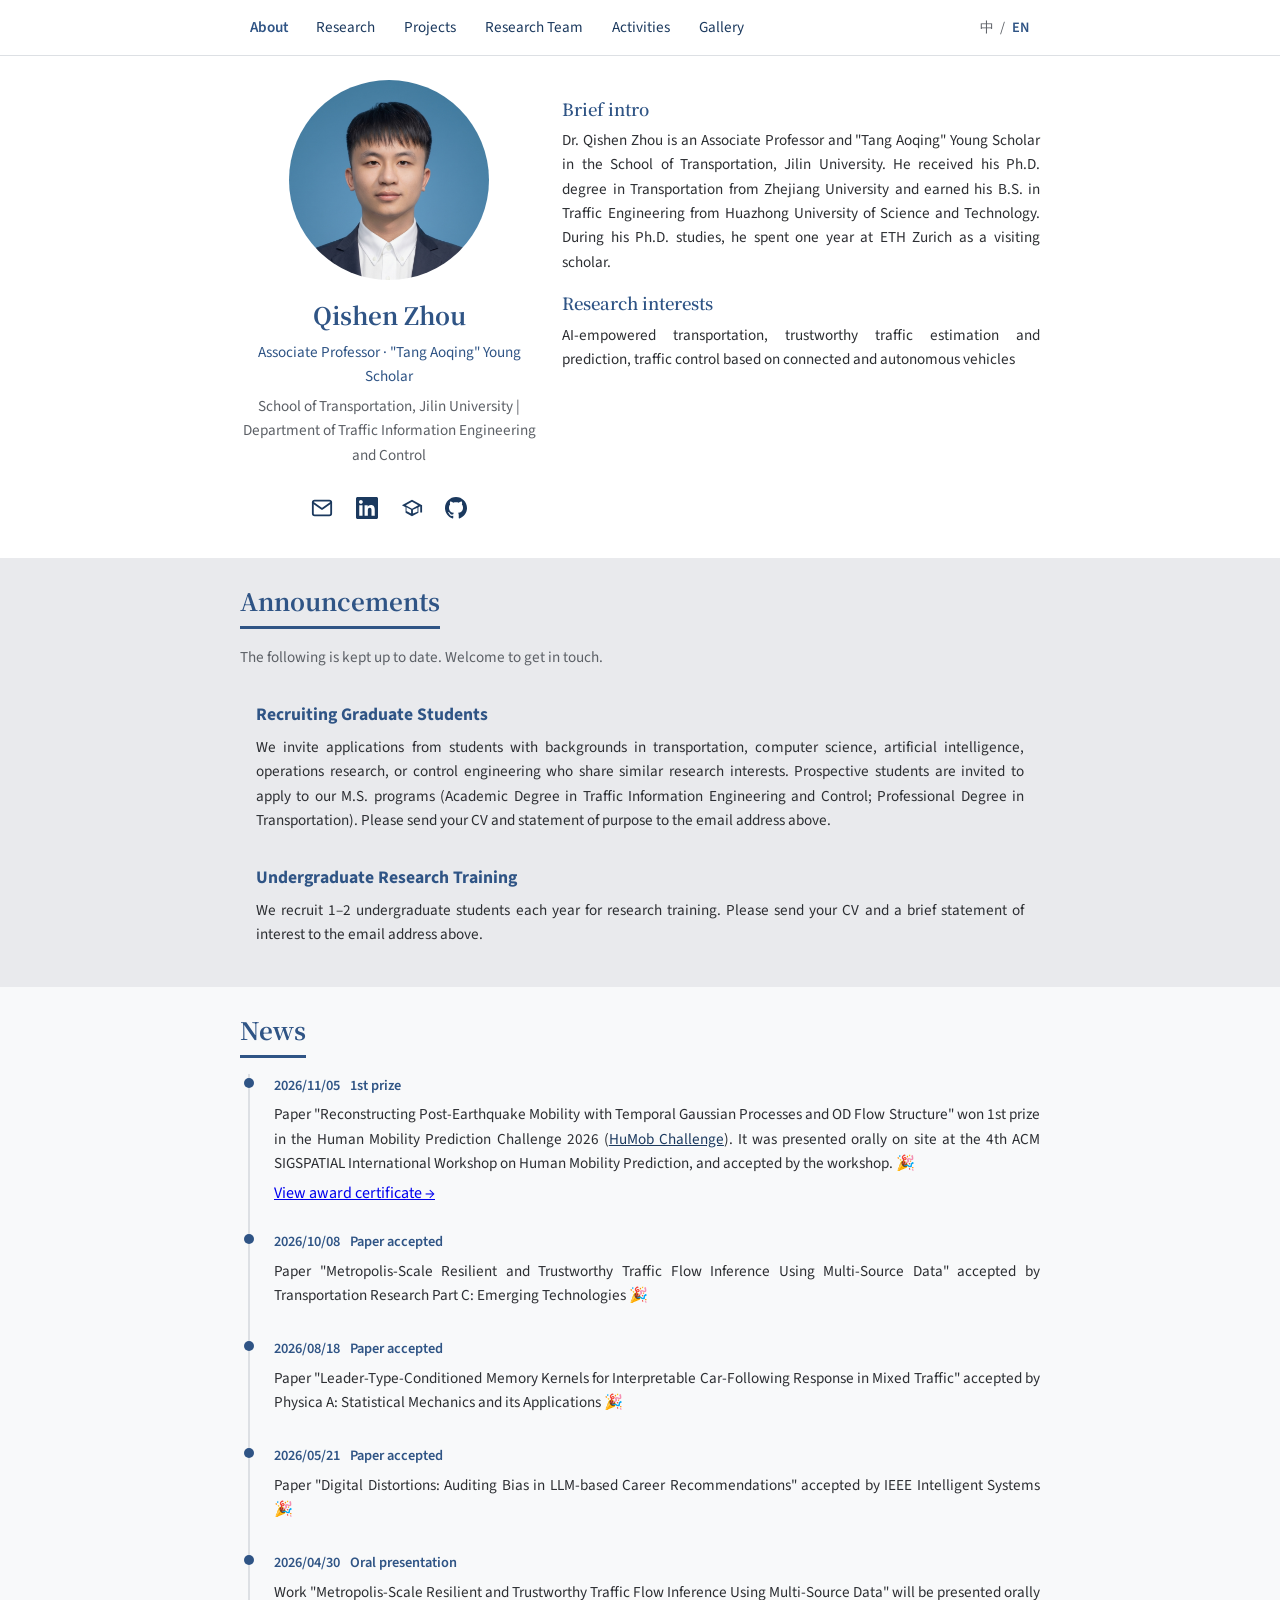
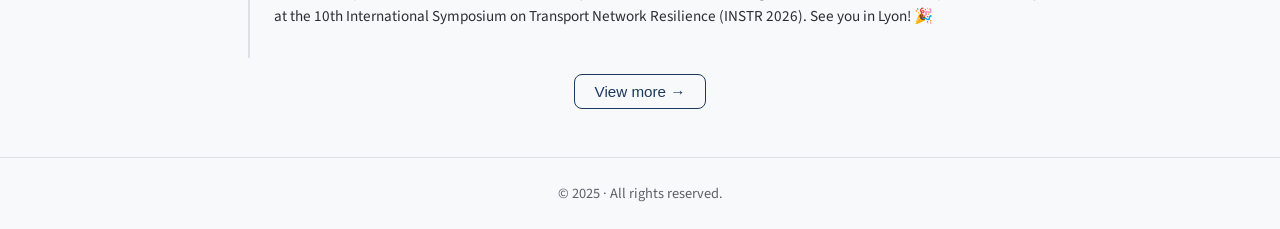
<file: index.html>
<!DOCTYPE html>
<html lang="en">
<head>
  <meta charset="UTF-8" />
  <meta name="viewport" content="width=device-width, initial-scale=1" />
  <meta name="msvalidate.01" content="A4A35447E492AAD7D3FD2ACC6BA167C5" />
  <title>Qishen Zhou | 周启申 | Jilin University</title>
  <meta name="description" content="Qishen Zhou, Associate Professor and Tang Aoqing Young Scholar at Jilin University. Research in AI-empowered transportation, trustworthy traffic estimation and prediction, and connected autonomous vehicle control." />
  <link rel="canonical" href="https://qishenzhou.github.io/" />
  <meta property="og:type" content="website" />
  <meta property="og:title" content="Qishen Zhou | 周启申 | Jilin University" />
  <meta property="og:description" content="Academic homepage of Qishen Zhou, Associate Professor at Jilin University, focused on AI-empowered transportation and trustworthy traffic systems." />
  <meta property="og:url" content="https://qishenzhou.github.io/" />
  <meta property="og:image" content="https://qishenzhou.github.io/about_me_circle.jpg" />
  <link rel="preconnect" href="https://fonts.loli.net" />
  <link rel="preconnect" href="https://gstatic.loli.net" crossorigin />
  <link href="https://fonts.loli.net/css2?family=Noto+Serif+SC:wght@400;600;700&family=Source+Sans+3:wght@400;500;600&display=swap" rel="stylesheet" />
  <link rel="stylesheet" href="styles.css" />
</head>
<body>
  <header class="site-header">
    <nav class="nav">
      <a href="index.html#about" class="nav-link current" data-i18n="nav_about">About</a>
      <a href="research.html" class="nav-link" data-i18n="nav_research">Research</a>
      <a href="projects.html" class="nav-link" data-i18n="nav_projects">Projects</a>
      <a href="team.html" class="nav-link" data-i18n="nav_team">Research Team</a>
      <a href="activities.html" class="nav-link" data-i18n="nav_activities">Activities</a>
      <a href="gallery.html" class="nav-link" data-i18n="nav_gallery">Gallery</a>
      <button type="button" class="lang-toggle" id="langToggle" aria-label="Switch language">
        <span class="lang-option" data-lang="zh">中</span>
        <span class="lang-divider">/</span>
        <span class="lang-option active" data-lang="en">EN</span>
      </button>
    </nav>
  </header>

  <main>
    <!-- 1. 关于 / About（首页完整保留） -->
    <section id="about" class="section section-about">
      <div class="container">
        <div class="about-grid">
          <div class="about-left">
            <div class="about-photo-wrap">
              <img class="about-photo" src="about_me_circle.jpg" alt="周启申" />
            </div>
            <h1 class="about-name" id="about-name">Qishen Zhou</h1>
            <p class="about-title" id="about-title">Tang Aoqing Young Scholar · Associate Professor</p>
            <p class="about-org"><a href="#" id="about-org-link" class="about-org-link" target="_blank" rel="noopener noreferrer">School of Transportation, Jilin University | Department of Traffic Information Engineering and Control</a></p>
            <div class="about-links">
              <a href="#" class="about-link" data-link="email" aria-label="Email">
                <span class="about-link-icon"><svg class="about-icon" viewBox="0 0 24 24" fill="none" stroke="currentColor" stroke-width="2" stroke-linecap="round" stroke-linejoin="round"><path d="M4 4h16c1.1 0 2 .9 2 2v12c0 1.1-.9 2-2 2H4c-1.1 0-2-.9-2-2V6c0-1.1.9-2 2-2z"/><polyline points="22,6 12,13 2,6"/></svg></span>
                <span class="about-link-label" data-i18n="icon_email">邮箱</span>
              </a>
              <a href="#" class="about-link" data-link="linkedin" target="_blank" rel="noopener noreferrer" aria-label="LinkedIn">
                <span class="about-link-icon"><svg class="about-icon" viewBox="0 0 24 24" fill="currentColor"><path d="M20.447 20.452h-3.554v-5.569c0-1.328-.027-3.037-1.852-3.037-1.853 0-2.136 1.445-2.136 2.939v5.667H9.351V9h3.414v1.561h.046c.477-.9 1.637-1.85 3.37-1.85 3.601 0 4.267 2.37 4.267 5.455v6.286zM5.337 7.433c-1.144 0-2.063-.926-2.063-2.065 0-1.138.92-2.063 2.063-2.063 1.14 0 2.064.925 2.064 2.063 0 1.139-.925 2.065-2.064 2.065zm1.782 13.019H3.555V9h3.564v11.452zM22.225 0H1.771C.792 0 0 .774 0 1.729v20.542C0 23.227.792 24 1.771 24h20.451C23.2 24 24 23.227 24 22.271V1.729C24 .774 23.2 0 22.222 0h.003z"/></svg></span>
                <span class="about-link-label" data-i18n="icon_linkedin">LinkedIn</span>
              </a>
              <a href="#" class="about-link" data-link="scholar" target="_blank" rel="noopener noreferrer" aria-label="Google Scholar">
                <span class="about-link-icon"><svg class="about-icon" viewBox="0 0 24 24" fill="currentColor"><path d="M12 3L1 9l4 2.18v6L12 21l7-3.82v-6l2-1.09V17h2V9L12 3zm6.82 6L12 12.72 5.18 9 12 5.28 18.82 9zM11 17.99l-5-2.73v-4.11L11 14v3.99zm2 0V14l5-2.16v4.12L13 17.99z"/></svg></span>
                <span class="about-link-label" data-i18n="icon_scholar">Google Scholar</span>
              </a>
              <a href="#" class="about-link" data-link="github" target="_blank" rel="noopener noreferrer" aria-label="GitHub">
                <span class="about-link-icon"><svg class="about-icon" viewBox="0 0 24 24" fill="currentColor"><path d="M12 0c-6.626 0-12 5.373-12 12 0 5.302 3.438 9.8 8.207 11.387.599.111.793-.261.793-.577v-2.234c-3.338.726-4.033-1.416-4.033-1.416-.546-1.387-1.333-1.756-1.333-1.756-1.089-.745.083-.729.083-.729 1.205.084 1.839 1.237 1.839 1.237 1.07 1.834 2.807 1.304 3.492.997.107-.775.418-1.305.762-1.604-2.665-.305-5.467-1.334-5.467-5.931 0-1.311.469-2.381 1.236-3.221-.124-.303-.535-1.524.117-3.176 0 0 1.008-.322 3.301 1.23.957-.266 1.983-.399 3.003-.404 1.02.005 2.047.138 3.006.404 2.291-1.552 3.297-1.23 3.297-1.23.653 1.653.242 2.874.118 3.176.77.84 1.235 1.911 1.235 3.221 0 4.609-2.807 5.624-5.479 5.921.43.372.823 1.102.823 2.222v3.293c0 .319.192.694.801.576 4.765-1.589 8.199-6.086 8.199-11.386 0-6.627-5.373-12-12-12z"/></svg></span>
                <span class="about-link-label" data-i18n="icon_github">GitHub</span>
              </a>
            </div>
          </div>
          <div class="about-content">
            <div class="about-me">
              <div class="about-me-content">
                <h3 class="about-me-subtitle" data-i18n="intro_title">Brief intro</h3>
                <p class="lang-zh" id="about-intro-zh"></p>
                <p class="lang-en hidden" id="about-intro-en"></p>
                <h3 class="about-me-subtitle" data-i18n="about_me_interests">Research interests</h3>
                <p class="lang-zh" id="about-interests-zh"></p>
                <p class="lang-en hidden" id="about-interests-en"></p>
              </div>
            </div>
          </div>
        </div>
      </div>
    </section>

    <!-- 2. 公告（置顶 / 长期重要信息，如招学生） -->
    <section id="notice" class="section section-notice">
      <div class="container">
        <h2 class="section-title" data-i18n="notice_title">Announcements</h2>
        <p class="section-intro lang-zh hidden">以下信息长期有效，欢迎关注。</p>
        <p class="section-intro lang-en">The following is kept up to date. Welcome to get in touch.</p>
        <div class="notice-list" id="notice-list"></div>
      </div>
    </section>

    <!-- 3. News 近期动态（仅首页，无独立页） -->
    <section id="news" class="section section-news-home">
      <div class="container">
        <h2 class="section-title" data-i18n="home_news_title">News</h2>
        <div class="timeline" id="news-timeline"></div>
      </div>
    </section>
  </main>

  <footer class="site-footer">
    <div class="container">
      <p class="footer-text" data-i18n="footer">© 2025 · All rights reserved.</p>
    </div>
  </footer>

  <div id="detail-overlay" class="detail-overlay" aria-hidden="true">
    <div class="detail-backdrop"></div>
    <div class="detail-panel">
      <div id="detail-content" class="detail-content"></div>
    </div>
  </div>
  <script src="main.js"></script>
</body>
</html>
</file>
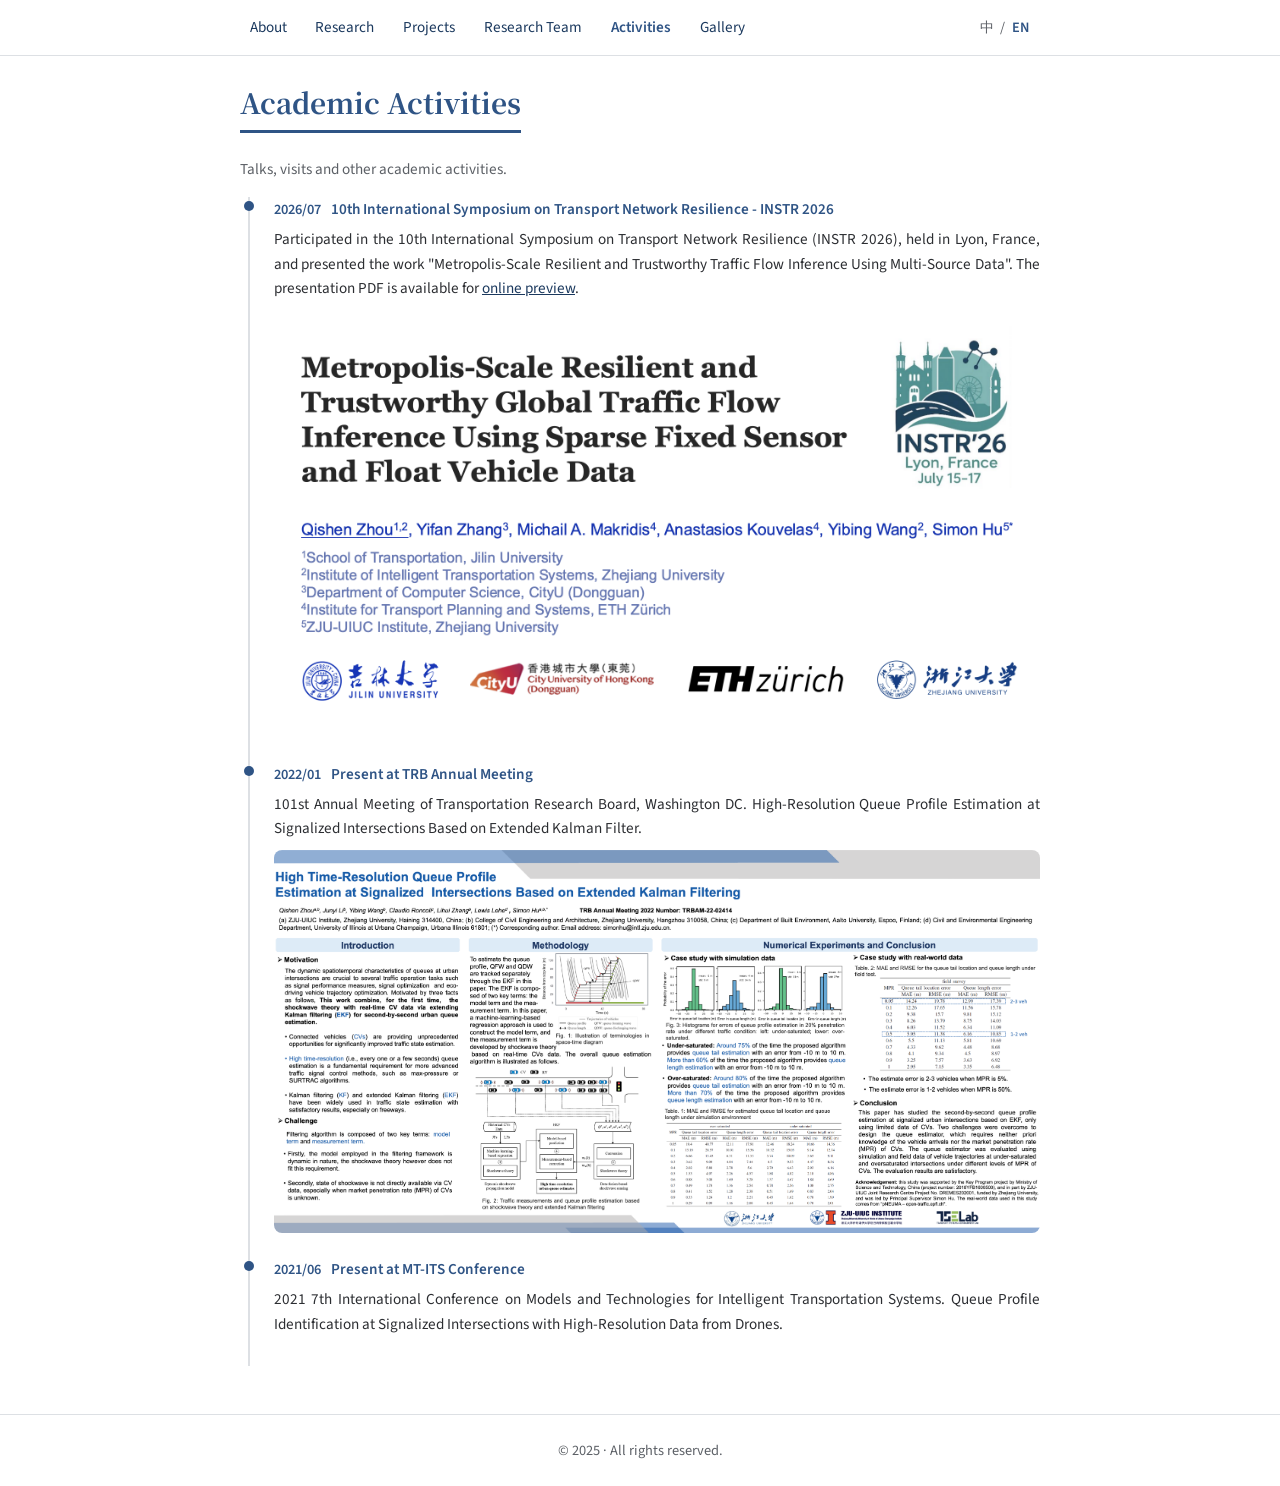
<file: activities.html>
<!DOCTYPE html>
<html lang="en">
<head>
  <meta charset="UTF-8" />
  <meta name="viewport" content="width=device-width, initial-scale=1" />
  <title>Academic Activities | Qishen Zhou</title>
  <meta name="description" content="Academic activities, talks, visits, and news from Qishen Zhou's research group at the School of Transportation, Jilin University." />
  <link rel="canonical" href="https://qishenzhou.github.io/activities.html" />
  <link rel="preconnect" href="https://fonts.loli.net" />
  <link rel="preconnect" href="https://gstatic.loli.net" crossorigin />
  <link href="https://fonts.loli.net/css2?family=Noto+Serif+SC:wght@400;600;700&family=Source+Sans+3:wght@400;500;600&display=swap" rel="stylesheet" />
  <link rel="stylesheet" href="styles.css" />
</head>
<body class="page-detail">
  <header class="site-header">
    <nav class="nav">
      <a href="index.html#about" class="nav-link" data-i18n="nav_about">About</a>
      <a href="research.html" class="nav-link" data-i18n="nav_research">Research</a>
      <a href="projects.html" class="nav-link" data-i18n="nav_projects">Projects</a>
      <a href="team.html" class="nav-link" data-i18n="nav_team">Research Team</a>
      <a href="activities.html" class="nav-link current" data-i18n="nav_activities">Activities</a>
      <a href="gallery.html" class="nav-link" data-i18n="nav_gallery">Gallery</a>
      <button type="button" class="lang-toggle" id="langToggle" aria-label="Switch language">
        <span class="lang-option" data-lang="zh">中</span>
        <span class="lang-divider">/</span>
        <span class="lang-option active" data-lang="en">EN</span>
      </button>
    </nav>
  </header>

  <main>
    <section class="section section-full section-activities">
      <div class="container">
        <h1 class="section-title page-title" data-i18n="activities_title">Academic Activities</h1>
        <p class="section-intro lang-zh hidden" data-i18n="activities_intro_zh">Talks, visits and other academic activities.</p>
        <p class="section-intro lang-en" data-i18n="activities_intro_en">Talks, visits and other academic activities.</p>

        <div class="timeline"></div>
      </div>
    </section>
  </main>

  <footer class="site-footer">
    <div class="container">
      <p class="footer-text" data-i18n="footer">© 2025 · All rights reserved.</p>
    </div>
  </footer>

  <div id="detail-overlay" class="detail-overlay" aria-hidden="true">
    <div class="detail-backdrop"></div>
    <div class="detail-panel">
      <div id="detail-content" class="detail-content"></div>
    </div>
  </div>
  <script src="main.js"></script>
</body>
</html>
</file>
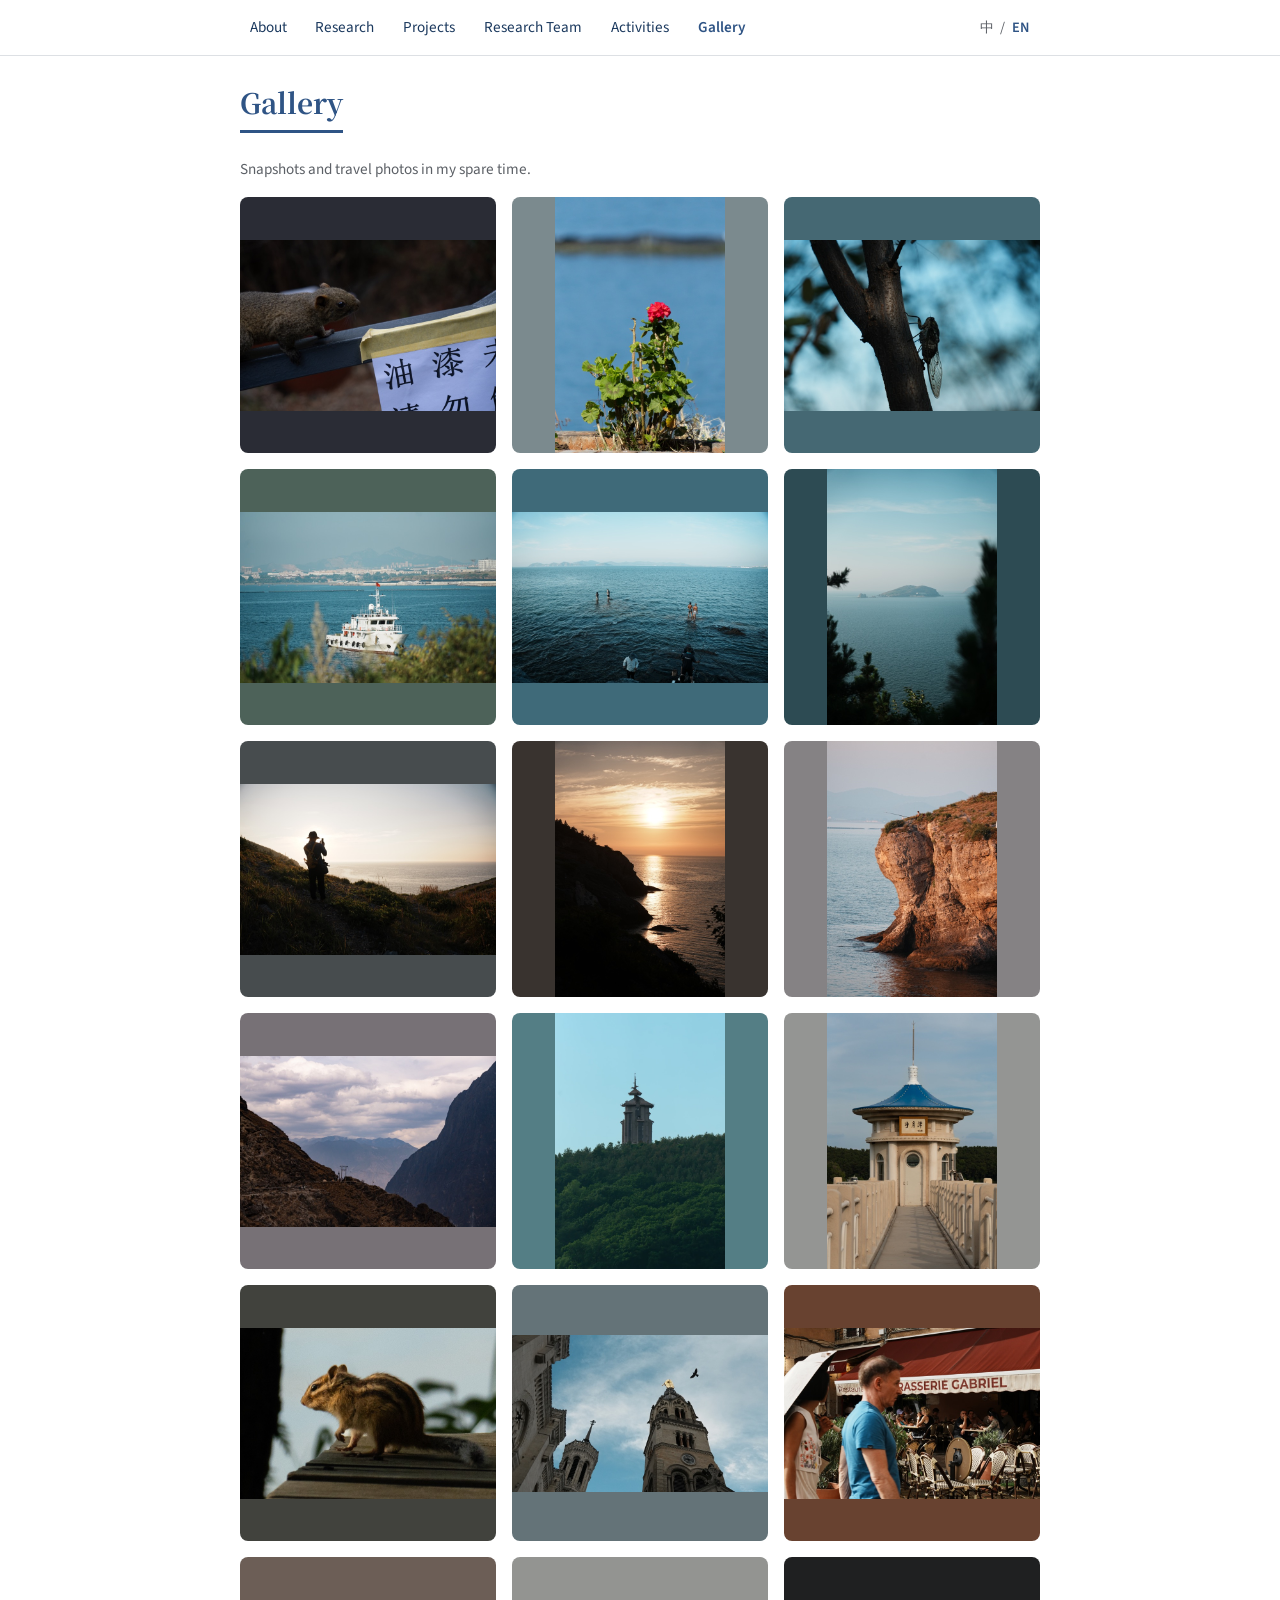
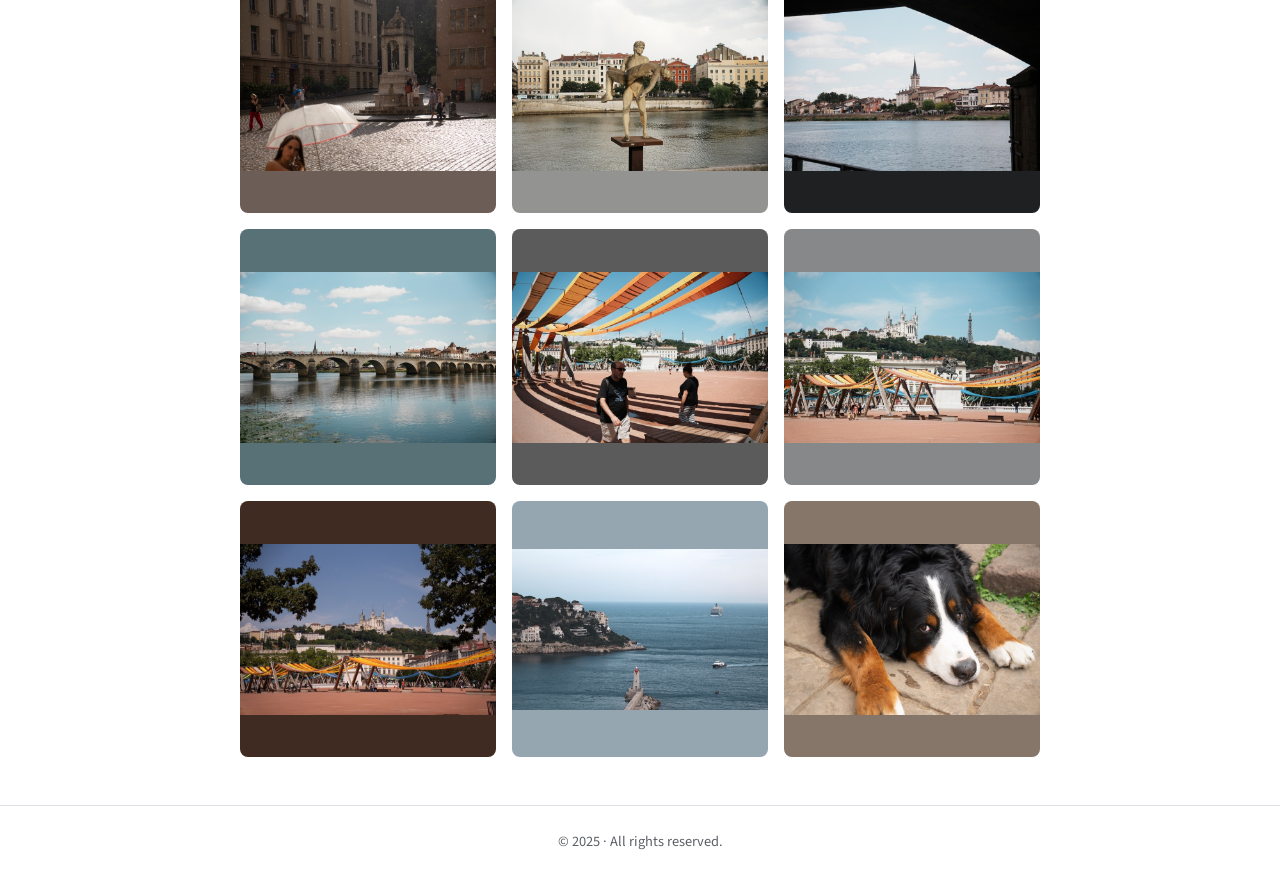
<file: gallery.html>
<!DOCTYPE html>
<html lang="en">
<head>
  <meta charset="UTF-8" />
  <meta name="viewport" content="width=device-width, initial-scale=1" />
  <title>Gallery | Qishen Zhou</title>
  <meta name="description" content="Photo gallery and travel snapshots from Qishen Zhou's personal academic homepage." />
  <link rel="canonical" href="https://qishenzhou.github.io/gallery.html" />
  <link rel="preconnect" href="https://fonts.loli.net" />
  <link rel="preconnect" href="https://gstatic.loli.net" crossorigin />
  <link href="https://fonts.loli.net/css2?family=Noto+Serif+SC:wght@400;600;700&family=Source+Sans+3:wght@400;500;600&display=swap" rel="stylesheet" />
  <link rel="stylesheet" href="styles.css" />
</head>
<body class="page-detail">
  <header class="site-header">
    <nav class="nav">
      <a href="index.html#about" class="nav-link" data-i18n="nav_about">About</a>
      <a href="research.html" class="nav-link" data-i18n="nav_research">Research</a>
      <a href="projects.html" class="nav-link" data-i18n="nav_projects">Projects</a>
      <a href="team.html" class="nav-link" data-i18n="nav_team">Research Team</a>
      <a href="activities.html" class="nav-link" data-i18n="nav_activities">Activities</a>
      <a href="gallery.html" class="nav-link current" data-i18n="nav_gallery">Gallery</a>
      <button type="button" class="lang-toggle" id="langToggle" aria-label="Switch language">
        <span class="lang-option" data-lang="zh">中</span>
        <span class="lang-divider">/</span>
        <span class="lang-option active" data-lang="en">EN</span>
      </button>
    </nav>
  </header>

  <main>
    <section class="section section-gallery section-full">
      <div class="container">
        <h1 class="section-title page-title" data-i18n="gallery_title">Gallery</h1>
        <p class="section-intro lang-zh hidden">工作之余的随拍与旅途记录。</p>
        <p class="section-intro lang-en">Snapshots and travel photos in my spare time.</p>
        <div class="gallery-grid"></div>
      </div>
    </section>
  </main>

  <footer class="site-footer">
    <div class="container">
      <p class="footer-text" data-i18n="footer">© 2025 · All rights reserved.</p>
    </div>
  </footer>

  <div id="detail-overlay" class="detail-overlay" aria-hidden="true">
    <div class="detail-backdrop"></div>
    <div class="detail-panel detail-panel-gallery">
      <div id="detail-content" class="detail-content"></div>
    </div>
  </div>
  <script src="main.js"></script>
</body>
</html>
</file>
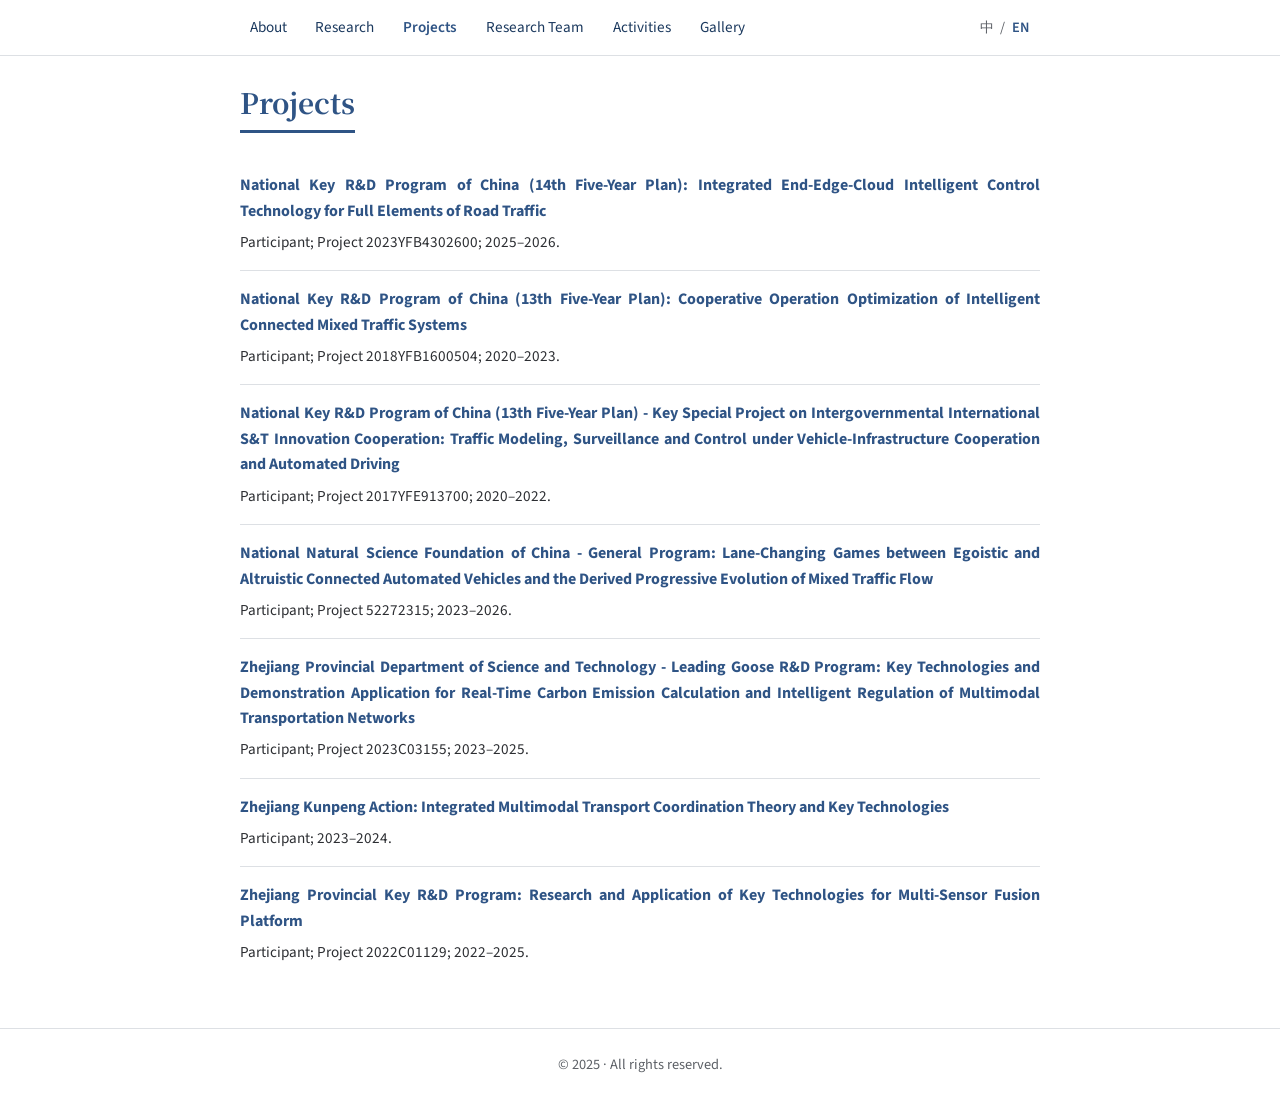
<file: projects.html>
<!DOCTYPE html>
<html lang="en">
<head>
  <meta charset="UTF-8" />
  <meta name="viewport" content="width=device-width, initial-scale=1" />
  <title>Projects | Qishen Zhou</title>
  <meta name="description" content="Research projects from Qishen Zhou's group at Jilin University, covering AI-empowered transportation, traffic inference, prediction, and intelligent mobility systems." />
  <link rel="canonical" href="https://qishenzhou.github.io/projects.html" />
  <link rel="preconnect" href="https://fonts.loli.net" />
  <link rel="preconnect" href="https://gstatic.loli.net" crossorigin />
  <link href="https://fonts.loli.net/css2?family=Noto+Serif+SC:wght@400;600;700&family=Source+Sans+3:wght@400;500;600&display=swap" rel="stylesheet" />
  <link rel="stylesheet" href="styles.css" />
</head>
<body class="page-detail">
  <header class="site-header">
    <nav class="nav">
      <a href="index.html#about" class="nav-link" data-i18n="nav_about">About</a>
      <a href="research.html" class="nav-link" data-i18n="nav_research">Research</a>
      <a href="projects.html" class="nav-link current" data-i18n="nav_projects">Projects</a>
      <a href="team.html" class="nav-link" data-i18n="nav_team">Research Team</a>
      <a href="activities.html" class="nav-link" data-i18n="nav_activities">Activities</a>
      <a href="gallery.html" class="nav-link" data-i18n="nav_gallery">Gallery</a>
      <button type="button" class="lang-toggle" id="langToggle" aria-label="Switch language">
        <span class="lang-option" data-lang="zh">中</span>
        <span class="lang-divider">/</span>
        <span class="lang-option active" data-lang="en">EN</span>
      </button>
    </nav>
  </header>

  <main>
    <section class="section section-research section-full">
      <div class="container">
        <h1 class="section-title page-title" data-i18n="projects_title">Projects</h1>
        <ul class="project-list" id="project-list"></ul>
      </div>
    </section>
  </main>

  <footer class="site-footer">
    <div class="container">
      <p class="footer-text" data-i18n="footer">© 2025 · All rights reserved.</p>
    </div>
  </footer>

  <script src="main.js"></script>
</body>
</html>
</file>
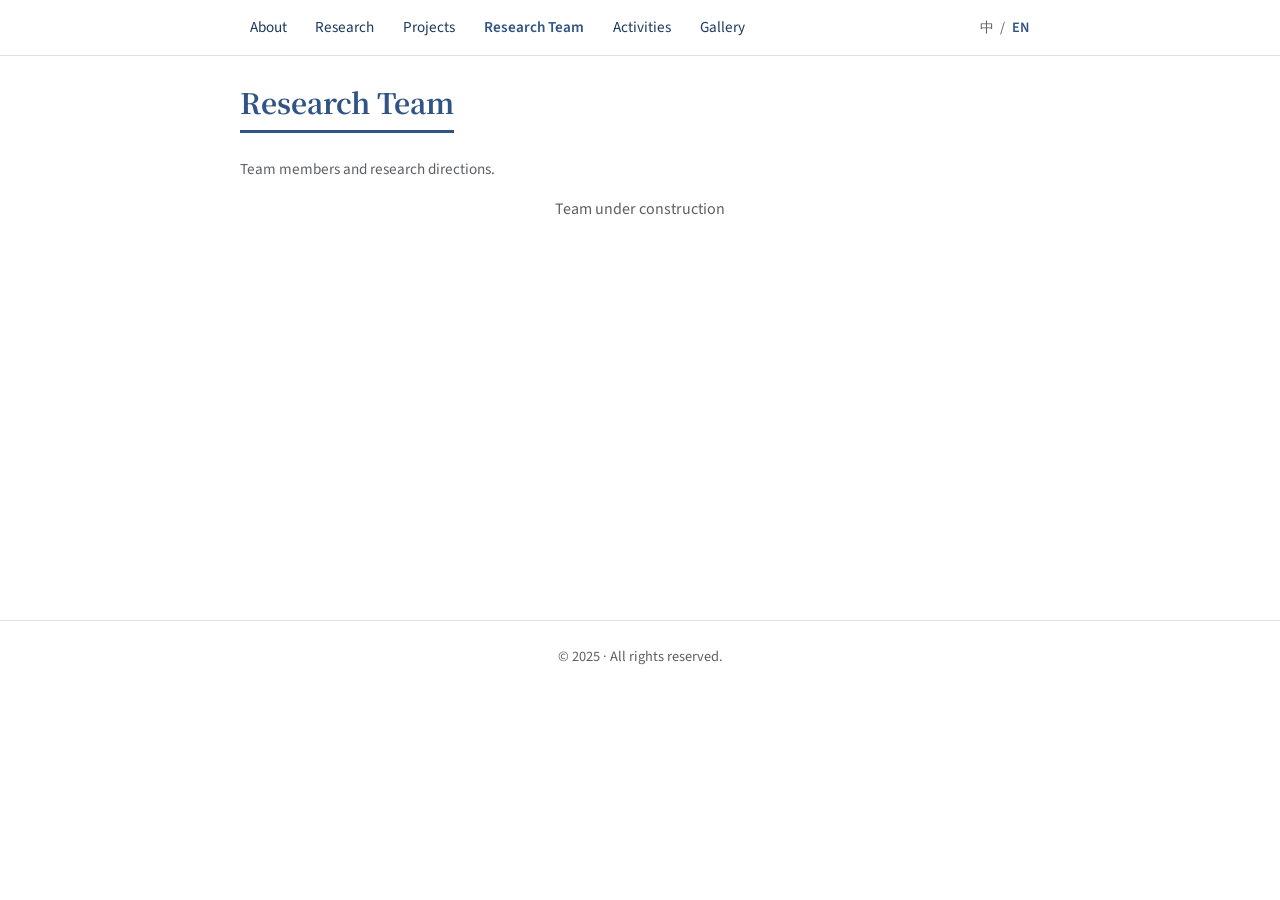
<file: team.html>
<!DOCTYPE html>
<html lang="en">
<head>
  <meta charset="UTF-8" />
  <meta name="viewport" content="width=device-width, initial-scale=1" />
  <title>Research Team | Qishen Zhou</title>
  <meta name="description" content="Research team of Qishen Zhou at the School of Transportation, Jilin University, with members and research directions in intelligent transportation systems." />
  <link rel="canonical" href="https://qishenzhou.github.io/team.html" />
  <link rel="preconnect" href="https://fonts.loli.net" />
  <link rel="preconnect" href="https://gstatic.loli.net" crossorigin />
  <link href="https://fonts.loli.net/css2?family=Noto+Serif+SC:wght@400;600;700&family=Source+Sans+3:wght@400;500;600&display=swap" rel="stylesheet" />
  <link rel="stylesheet" href="styles.css" />
</head>
<body class="page-detail">
  <header class="site-header">
    <nav class="nav">
      <a href="index.html#about" class="nav-link" data-i18n="nav_about">About</a>
      <a href="research.html" class="nav-link" data-i18n="nav_research">Research</a>
      <a href="projects.html" class="nav-link" data-i18n="nav_projects">Projects</a>
      <a href="team.html" class="nav-link current" data-i18n="nav_team">Research Team</a>
      <a href="activities.html" class="nav-link" data-i18n="nav_activities">Activities</a>
      <a href="gallery.html" class="nav-link" data-i18n="nav_gallery">Gallery</a>
      <button type="button" class="lang-toggle" id="langToggle" aria-label="Switch language">
        <span class="lang-option" data-lang="zh">中</span>
        <span class="lang-divider">/</span>
        <span class="lang-option active" data-lang="en">EN</span>
      </button>
    </nav>
  </header>

  <main>
    <section class="section section-team section-full">
      <div class="container">
        <h1 class="section-title page-title" data-i18n="team_title">Research Team</h1>
        <p class="section-intro lang-zh hidden">团队成员与研究方向简介。</p>
        <p class="section-intro lang-en">Team members and research directions.</p>
        <div id="team-content"></div>
      </div>
    </section>
  </main>

  <footer class="site-footer">
    <div class="container">
      <p class="footer-text" data-i18n="footer">© 2025 · All rights reserved.</p>
    </div>
  </footer>

  <script src="main.js"></script>
</body>
</html>
</file>
<file: styles.css>
/* ========== 变量与基础 ========== */
:root {
  --color-primary: #1B395E;
  --color-primary-dark: #2F5485;
  --color-accent: #2F5485;
  --color-icon-hover: #0A66C2;
  --color-bg: #f8f9fa;
  --color-bg-alt: #eef0f2;
  --color-border: #dde0e4;
  --color-text: #2c2e32;
  --color-text-muted: #5c6066;
  --color-bg-section: #E9EAED;
  --radius: 8px;
  --space-xs: 0.35rem;
  --space-sm: 0.6rem;
  --space-md: 1rem;
  --space-lg: 1.5rem;
}

*,
*::before,
*::after {
  box-sizing: border-box;
}

body {
  margin: 0;
  font-family: 'Source Sans 3', -apple-system, sans-serif;
  font-size: 1rem;
  line-height: 1.6;
  color: var(--color-text);
  background: var(--color-bg);
}

/* ========== 全站正文两端对齐（仅正文文本，不影响导航/标题布局） ========== */
main p,
main li,
main dd,
main blockquote,
.detail-body,
.detail-content p,
.detail-content li,
.detail-content dd,
.detail-content blockquote {
  text-align: justify;
  text-justify: inter-ideograph;
}

/* 首页左侧信息区保持居中显示 */
.about-left p,
.about-left li {
  text-align: inherit;
}

body.page-detail {
  background: #fff;
}

.container {
  width: 100%;
  max-width: 52rem;
  margin: 0 auto;
  padding: 0 var(--space-md);
}

.section {
  padding: var(--space-lg) 0;
}

.section-full {
  min-height: 60vh;
  padding: var(--space-lg) 0;
}

.section-title {
  font-family: 'Noto Serif SC', serif;
  font-size: 1.5rem;
  font-weight: 700;
  color: var(--color-primary-dark);
  margin: 0 0 var(--space-md);
  padding-bottom: var(--space-xs);
  border-bottom: 3px solid var(--color-accent);
  display: inline-block;
}

.page-title {
  font-size: 1.75rem;
  margin-bottom: var(--space-lg);
}

.section-intro {
  color: var(--color-text-muted);
  margin: 0 0 var(--space-md);
  font-size: 0.95rem;
}

/* ========== 页头与导航 ========== */
.site-header {
  background: #fff;
  border-bottom: 1px solid var(--color-border);
  padding: var(--space-sm) 0;
  position: sticky;
  top: 0;
  z-index: 100;
}

.nav {
  display: flex;
  flex-wrap: wrap;
  align-items: center;
  justify-content: center;
  gap: var(--space-sm);
  max-width: 52rem;
  margin: 0 auto;
  padding: 0 var(--space-md);
}

.nav-link {
  color: var(--color-primary);
  text-decoration: none;
  font-size: 0.95rem;
  padding: 0.35rem 0.6rem;
  border-radius: var(--radius);
  transition: background 0.2s, color 0.2s;
}

.nav-link:hover {
  background: var(--color-bg-alt);
  color: var(--color-accent);
}

.nav-link.current {
  font-weight: 600;
  color: var(--color-accent);
}

.lang-toggle {
  display: inline-flex;
  align-items: center;
  gap: 0.2rem;
  margin-left: auto;
  padding: 0.25rem 0.5rem;
  font-size: 0.9rem;
  color: var(--color-text-muted);
  background: none;
  border: none;
  cursor: pointer;
  font-family: inherit;
}

.lang-option {
  padding: 0 0.2rem;
  border-radius: 2px;
  transition: color 0.2s, background 0.2s;
}

.lang-option:hover,
.lang-option.active {
  color: var(--color-accent);
}

.lang-option.active {
  font-weight: 600;
}

.hidden {
  display: none !important;
}

/* ========== 关于区块 ========== */
.section-about {
  background: #fff;
}

.about-grid {
  display: grid;
  grid-template-columns: 1fr 1.6fr;
  gap: var(--space-lg);
  align-items: start;
}

@media (max-width: 720px) {
  .about-grid {
    grid-template-columns: 1fr;
  }
}

.about-left {
  text-align: center;
}

.about-photo-wrap {
  width: 200px;
  height: 200px;
  margin: 0 auto var(--space-md);
  border-radius: 50%;
  overflow: hidden;
}

.about-photo {
  width: 200px;
  height: 200px;
  margin: 0 auto;
  display: block;
  object-fit: cover;
  object-position: center;
}

.about-links {
  display: flex;
  flex-wrap: nowrap;
  justify-content: space-evenly;
  align-items: center;
  width: 100%;
  max-width: 180px;
  margin: var(--space-md) auto 0;
}

.about-link {
  position: relative;
  display: flex;
  flex-direction: column;
  align-items: center;
  justify-content: center;
  flex: 0 0 2.75rem;
  width: 2.75rem;
  padding: 0.35rem 0;
  color: var(--color-primary);
  border-radius: var(--radius);
  transition: color 0.25s ease;
}

.about-link:hover {
  color: var(--color-icon-hover);
}

.about-link-icon {
  display: flex;
  align-items: center;
  justify-content: center;
  width: 40px;
  height: 40px;
  transition: transform 0.35s cubic-bezier(0.34, 1.56, 0.64, 1), color 0.35s ease;
}

.about-link:hover .about-link-icon {
  transform: scale(1.18) translateY(-4px);
}

.about-icon {
  width: 22px;
  height: 22px;
}

.about-link-label {
  position: absolute;
  top: 100%;
  left: 50%;
  transform: translate(-50%, 10px);
  margin-top: 4px;
  font-size: 0.75rem;
  color: var(--color-text-muted);
  white-space: nowrap;
  opacity: 0;
  visibility: hidden;
  transition: opacity 0.25s ease, transform 0.25s cubic-bezier(0.34, 1.56, 0.64, 1);
  pointer-events: none;
}

.about-link:hover .about-link-label {
  opacity: 1;
  visibility: visible;
  transform: translate(-50%, 0);
}

.about-name {
  font-family: 'Noto Serif SC', serif;
  font-size: 1.5rem;
  font-weight: 700;
  color: var(--color-primary-dark);
  margin: 0 0 var(--space-xs);
}

.about-title {
  font-size: 0.95rem;
  color: var(--color-primary-dark);
  margin: 0 0 var(--space-xs);
}

.about-org {
  font-size: 0.95rem;
  margin: 0 0 var(--space-md);
}

.about-org-link {
  color: var(--color-text-muted);
  text-decoration: none;
  transition: color 0.2s;
}

.about-org-link:hover {
  color: var(--color-accent);
  text-decoration: underline;
}

.about-office-label {
  font-size: 0.9rem;
  color: var(--color-text-muted);
}

.about-office-text {
  margin: 0.25rem 0 0;
  font-size: 0.9rem;
}

.about-me {
  margin: 0;
}

.about-me-subtitle {
  font-family: 'Noto Serif SC', serif;
  font-size: 1.05rem;
  font-weight: 600;
  color: var(--color-primary-dark);
  margin: var(--space-md) 0 var(--space-xs);
}

.about-me-content p {
  margin: 0 0 var(--space-sm);
  font-size: 0.95rem;
}

/* ========== 公告 ========== */
.section-notice {
  background: var(--color-bg-section);
}

.notice-list {
  margin: 0;
  padding: 0;
  list-style: none;
}

.notice-item {
  padding: var(--space-md);
  border-radius: var(--radius);
  background: transparent;
  border: none;
}

.notice-item-title {
  font-size: 1.1rem;
  margin: 0 0 var(--space-xs);
  color: var(--color-primary-dark);
}

.notice-item-desc {
  margin: 0;
  font-size: 0.95rem;
  color: var(--color-text);
}

/* ========== 时间线（近期动态 / 学术活动） ========== */
.timeline {
  position: relative;
  padding-left: 1.5rem;
  border-left: 2px solid var(--color-border);
  margin-left: 0.5rem;
}

.timeline-item {
  position: relative;
  padding-bottom: var(--space-lg);
}

.timeline-item::before {
  content: '';
  position: absolute;
  left: calc(-1.5rem - 1px);
  top: 0.25rem;
  width: 10px;
  height: 10px;
  border-radius: 50%;
  background: var(--color-accent);
  margin-left: -5px;
}

.timeline-date {
  font-size: 0.9rem;
  font-weight: 600;
  color: var(--color-accent);
  display: block;
  margin-bottom: var(--space-xs);
}

.news-item .timeline-head,
.news-full-head {
  display: flex;
  align-items: baseline;
  gap: var(--space-sm);
  margin-bottom: var(--space-xs);
}

.news-item .timeline-date,
.news-full-date {
  display: inline;
  margin-bottom: 0;
  flex: 0 0 auto;
}

.news-item .timeline-title,
.news-full-item-title {
  font-size: 0.9rem;
  font-weight: 600;
  color: var(--color-primary-dark);
  margin: 0;
}

.timeline-content p {
  margin: 0 0 var(--space-xs);
  font-size: 0.95rem;
}

.timeline-image {
  margin-top: var(--space-sm);
  border-radius: var(--radius);
  overflow: hidden;
  max-width: 100%;
}

.timeline-image img {
  width: 100%;
  height: auto;
  display: block;
}

.activity-item .timeline-head {
  display: flex;
  align-items: baseline;
  gap: var(--space-sm);
  margin-bottom: var(--space-xs);
}

.activity-item .timeline-date {
  display: inline;
  margin-bottom: 0;
  flex: 0 0 auto;
}

.activity-item .timeline-title {
  font-size: 0.95rem;
  font-weight: 600;
  color: var(--color-primary-dark);
}

/* ========== 发表文章列表 ========== */
.paper-list,
.project-list,
.resource-list {
  list-style: none;
  margin: 0;
  padding: 0;
}

.paper-list li {
  padding: var(--space-lg) 0;
  border-bottom: 1px solid var(--color-border);
  transition: transform 0.28s cubic-bezier(0.34, 1.56, 0.64, 1);
}

.paper-list li:hover {
  transform: scale(1.02);
}

.paper-list li:last-child {
  border-bottom: none;
}

.paper-header {
  text-align: left;
  margin-bottom: var(--space-md);
}

.paper-title {
  display: block;
  font-size: 1.05rem;
  color: var(--color-primary-dark);
  margin: 0 0 var(--space-xs);
}

.paper-venue {
  font-size: 0.9rem;
  color: var(--color-text-muted);
}

.paper-content {
  display: flex;
  flex-direction: column;
  gap: var(--space-md);
  margin-bottom: var(--space-md);
}

.paper-thumb {
  width: 100%;
  border-radius: var(--radius);
  overflow: hidden;
  background: var(--color-bg-alt);
}

.paper-thumb img {
  width: 100%;
  height: auto;
  display: block;
}

.paper-abstract-wrap {
  min-width: 0;
}

.paper-abstract {
  font-size: 0.9rem;
  color: var(--color-text);
  line-height: 1.6;
  margin: 0;
}

.paper-abstract.hidden {
  display: none;
}

.abstract-link {
  color: var(--color-primary);
  word-break: break-all;
}

.abstract-link:hover {
  color: var(--color-accent);
  text-decoration: underline;
}


.paper-actions {
  display: flex;
  flex-wrap: wrap;
  gap: var(--space-sm);
  align-items: center;
}

.paper-action {
  position: relative;
  display: inline-flex;
  align-items: center;
  gap: 0.35rem;
  padding: 0.25rem 0.7rem;
  border-radius: 999px;
  border: 1px solid var(--color-border);
  color: var(--color-primary);
  font-size: 0.85rem;
  text-decoration: none;
  background: rgba(255, 255, 255, 0.02);
  transition: background 0.2s, border-color 0.2s, color 0.2s, transform 0.2s;
}

.paper-action:hover {
  background: var(--color-bg-section);
  border-color: var(--color-accent);
  color: var(--color-accent);
  transform: translateY(-1px);
}

.paper-action-icon {
  display: inline-flex;
  align-items: center;
  justify-content: center;
}

.paper-action-icon svg {
  width: 16px;
  height: 16px;
}

a.paper-action.pending,
button.paper-action.pending {
  cursor: not-allowed;
  pointer-events: none;
  opacity: 0.45;
  color: var(--color-text-muted);
  border-color: var(--color-border);
}

button.paper-action {
  margin: 0;
  font-family: inherit;
  cursor: pointer;
  -webkit-appearance: none;
  appearance: none;
  border: 1px solid var(--color-border);
}

.paper-like-btn .heart-filled {
  display: none;
}

.paper-like-btn.liked .heart-outline {
  display: none;
}

.paper-like-btn.liked .heart-filled {
  display: inline-block;
  color: #c24;
}

#cite-toast {
  position: fixed;
  bottom: 1.5rem;
  left: 50%;
  transform: translateX(-50%) translateY(1rem);
  padding: 0.5rem 1rem;
  background: var(--color-primary-dark);
  color: #fff;
  font-size: 0.9rem;
  border-radius: var(--radius);
  opacity: 0;
  visibility: hidden;
  transition: opacity 0.2s, visibility 0.2s, transform 0.2s;
  z-index: 9999;
}

#cite-toast.show {
  opacity: 1;
  visibility: visible;
  transform: translateX(-50%) translateY(0);
}

/* ========== 研究页标签（一根长横线，上方为发表文章/开放资源） ========== */
.research-tabs {
  display: flex;
  gap: var(--space-lg);
  margin-bottom: 0;
  padding-bottom: var(--space-sm);
  border-bottom: 1px solid var(--color-border);
}

.research-tab {
  padding: 0.25rem 0;
  font-size: 1rem;
  font-family: inherit;
  color: var(--color-text-muted);
  background: none;
  border: none;
  border-radius: 0;
  cursor: pointer;
  transition: color 0.2s;
}

.research-tab:hover {
  color: var(--color-accent);
}

.research-tab.active {
  color: var(--color-primary-dark);
  font-weight: 600;
}

.research-panel {
  display: none;
  margin-top: var(--space-lg);
}

.research-panel.active {
  display: block;
}

/* ========== 引文列表（三级内容） ========== */
.citation-list {
  list-style: none;
  margin: 0;
  padding: 0;
}

.citation-item {
  padding: var(--space-md) 0;
  border-bottom: 1px solid var(--color-border);
  transition: transform 0.28s cubic-bezier(0.34, 1.56, 0.64, 1);
}

.citation-item.detail-item {
  cursor: pointer;
}

.citation-item:hover {
  transform: scale(1.02);
}

.citation-item:last-child {
  border-bottom: none;
}

.citation-row {
  display: flex;
  flex-wrap: wrap;
  align-items: baseline;
  gap: var(--space-sm);
}

.citation-text {
  font-size: 0.95rem;
  color: var(--color-text);
  line-height: 1.5;
  flex: 1 1 100%;
}

.citation-text .citation-link {
  color: var(--color-primary);
  word-break: break-all;
}

.citation-text .citation-link:hover {
  color: var(--color-accent);
  text-decoration: underline;
}

.citation-text sup {
  font-size: 0.7em;
  margin-left: 0.05em;
  vertical-align: super;
  line-height: 0;
}

.citation-text.hidden {
  display: none;
}

.citation-actions {
  display: inline-flex;
  flex-wrap: wrap;
  gap: var(--space-sm);
  align-items: center;
}

/* ========== 开放资源列表 ========== */
.resource-list li {
  padding: var(--space-md) 0;
  border-bottom: 1px solid var(--color-border);
}

.resource-list .resource-item {
  transition: transform 0.28s cubic-bezier(0.34, 1.56, 0.64, 1);
}

.resource-list .resource-item:hover {
  transform: scale(1.02);
}

.resource-list li:last-child {
  border-bottom: none;
}

.resource-list a {
  color: var(--color-primary);
  font-weight: 600;
  text-decoration: none;
}

.resource-list a:hover {
  color: var(--color-accent);
  text-decoration: underline;
}

.resource-desc {
  display: block;
  font-size: 0.9rem;
  color: var(--color-text-muted);
  margin-top: var(--space-xs);
}

.resource-title {
  display: block;
  font-size: 1rem;
  color: var(--color-primary-dark);
  margin: 0;
}

.resource-actions {
  margin-top: var(--space-sm);
}

.resource-like-btn .heart-filled {
  display: none;
}

.resource-like-btn.liked .heart-outline {
  display: none;
}

.resource-like-btn.liked .heart-filled {
  display: inline-block;
  color: #c24;
}

/* ========== 研究项目列表 ========== */
.project-list {
  list-style: none;
  margin: 0;
  padding: 0;
}

.project-list li {
  padding: var(--space-md) 0;
  border-bottom: 1px solid var(--color-border);
}

.project-list li:last-child {
  border-bottom: none;
}

.project-list strong {
  display: block;
  margin-bottom: var(--space-xs);
  color: var(--color-primary-dark);
}

.project-desc {
  margin: 0;
  font-size: 0.95rem;
  color: var(--color-text);
}

/* ========== 研究团队 ========== */
.team-list {
  list-style: none;
  margin: 0;
  padding: 0;
}

.team-item {
  display: flex;
  gap: var(--space-md);
  padding: var(--space-md) 0;
  border-bottom: 1px solid var(--color-border);
  align-items: flex-start;
}

.team-item:last-child {
  border-bottom: none;
}

.team-avatar {
  flex: 0 0 64px;
  width: 64px;
  height: 64px;
  border-radius: 50%;
  background: var(--color-border);
  object-fit: cover;
}

.team-building {
  padding: var(--space-xl) 0;
  text-align: center;
  color: var(--color-text-muted);
  font-size: 1rem;
}

.team-info strong {
  display: block;
  margin-bottom: var(--space-xs);
  color: var(--color-primary-dark);
}

.team-role,
.team-desc {
  margin: 0 0 var(--space-xs);
  font-size: 0.9rem;
  color: var(--color-text);
}

/* ========== 摄影集 ========== */
.gallery-grid {
  display: grid;
  grid-template-columns: repeat(3, 1fr);
  gap: var(--space-md);
}

.gallery-item {
  aspect-ratio: 1;
  border-radius: var(--radius);
  overflow: hidden;
  background: #1a1a1a;
  transition: transform 0.35s ease;
  position: relative;
  z-index: 0;
  cursor: pointer;
}

.gallery-item:hover {
  transform: scale(1.2);
  z-index: 1;
}

.gallery-item img {
  width: 100%;
  height: 100%;
  display: block;
  object-fit: contain;
}

@media (max-width: 640px) {
  .gallery-grid {
    grid-template-columns: repeat(2, 1fr);
  }
}

/* ========== 详情层 ========== */
.detail-overlay {
  position: fixed;
  inset: 0;
  z-index: 1000;
  display: flex;
  align-items: center;
  justify-content: center;
  padding: var(--space-md);
  opacity: 0;
  visibility: hidden;
  transition: opacity 0.25s, visibility 0.25s;
}

.detail-overlay.is-open {
  opacity: 1;
  visibility: visible;
}

.detail-backdrop {
  position: absolute;
  inset: 0;
  background: rgba(0, 0, 0, 0.5);
  cursor: pointer;
}

.detail-panel {
  position: relative;
  width: 100%;
  max-width: 52rem;
  max-height: 90vh;
  overflow: auto;
  background: var(--color-bg);
  border-radius: var(--radius);
  box-shadow: 0 8px 32px rgba(0, 0, 0, 0.2);
  padding: var(--space-lg);
}

.detail-content h2 {
  font-family: 'Noto Serif SC', serif;
  font-size: 1.35rem;
  margin: 0 0 var(--space-sm);
  color: var(--color-primary-dark);
}

.detail-meta {
  font-size: 0.9rem;
  color: var(--color-text-muted);
  margin: 0 0 var(--space-md);
}

.detail-body {
  font-size: 0.95rem;
  line-height: 1.7;
  color: var(--color-text);
}

.detail-paper-thumb {
  margin-top: var(--space-md);
}

.detail-paper-thumb .paper-thumb {
  max-width: 100%;
}

.detail-paper-actions {
  margin-top: var(--space-md);
}

.detail-activity-secondary {
  margin-bottom: 0;
}

.detail-activity-image {
  margin-top: var(--space-md);
}

.detail-activity-image img {
  display: block;
  max-width: 100%;
  height: auto;
  border-radius: var(--radius);
}

.detail-children {
  margin-top: var(--space-lg);
  padding-top: var(--space-md);
  border-top: 1px solid var(--color-border);
}

.detail-children-title {
  font-size: 1rem;
  margin: 0 0 var(--space-sm);
  color: var(--color-primary);
}

.detail-children-list {
  list-style: none;
  padding: 0;
  margin: 0;
}

.detail-child-item {
  margin-bottom: var(--space-md);
}

.detail-child-item strong a {
  color: var(--color-primary);
}

.detail-child-item p {
  margin: 0.25rem 0 0;
  font-size: 0.9rem;
  color: var(--color-text-muted);
}

.news-more-wrap {
  margin-top: var(--space-md);
  text-align: center;
}

.news-more-btn {
  padding: 0.5rem 1.25rem;
  font-size: 0.95rem;
  color: var(--color-primary);
  background: transparent;
  border: 1px solid var(--color-primary);
  border-radius: var(--radius);
  cursor: pointer;
}

.news-more-btn:hover {
  background: var(--color-primary);
  color: var(--color-bg);
}

.news-full-panel {
  position: relative;
  padding-top: 2rem;
}

.news-full-close {
  position: absolute;
  top: 0;
  right: 0;
  width: 2rem;
  height: 2rem;
  padding: 0;
  font-size: 1.5rem;
  line-height: 1;
  color: var(--color-text-muted);
  background: none;
  border: none;
  cursor: pointer;
}

.news-full-close:hover {
  color: var(--color-text);
}

.news-full-title {
  font-family: 'Noto Serif SC', serif;
  font-size: 1.25rem;
  margin: 0 0 var(--space-md);
  color: var(--color-primary-dark);
}

.news-full-list {
  max-height: 70vh;
  overflow-y: auto;
  padding-right: 0.5rem;
}

.news-full-item {
  padding: var(--space-md) 0;
  border-bottom: 1px solid var(--color-border);
}

.news-full-item:last-child {
  border-bottom: none;
}

.news-full-date {
  font-size: 0.85rem;
  color: var(--color-primary);
}

.news-full-item-title {
  font-size: 0.85rem;
}

.news-full-item-body {
  font-size: 0.9rem;
  color: var(--color-text-muted);
  margin: 0.25rem 0 0;
}

.detail-gallery-wrap {
  width: 100%;
  display: flex;
  flex-direction: column;
  gap: var(--space-md);
}

.detail-gallery-image {
  max-width: 100%;
  max-height: 60vh;
  display: flex;
  justify-content: center;
  align-items: center;
  background: #1a1a1a;
}

.detail-gallery-image img {
  max-width: 100%;
  max-height: 60vh;
  width: auto;
  height: auto;
  object-fit: contain;
}

.detail-gallery-placeholder {
  width: 200px;
  height: 200px;
  display: flex;
  align-items: center;
  justify-content: center;
  background: var(--color-border);
  color: var(--color-text-muted);
  border-radius: var(--radius);
}

.detail-gallery-actions {
  display: flex;
  flex-wrap: wrap;
  gap: var(--space-md);
  align-items: center;
}

.gallery-like-btn {
  display: inline-flex;
  align-items: center;
  justify-content: center;
  width: 2.5rem;
  height: 2.5rem;
  border-radius: 50%;
  border: 1px solid var(--color-border);
  background: transparent;
  color: var(--color-text-muted);
  cursor: pointer;
  transition: color 0.2s, border-color 0.2s, transform 0.2s;
}

.gallery-like-btn:hover {
  color: var(--color-accent);
  border-color: var(--color-accent);
}

.gallery-like-btn .heart-filled {
  display: none;
}

.gallery-like-btn.liked .heart-outline {
  display: none;
}

.gallery-like-btn.liked .heart-filled {
  display: block;
  color: #c24;
}

.gallery-download-btn {
  padding: 0.35rem 0.8rem;
  font-size: 0.9rem;
  color: var(--color-primary);
  border: 1px solid var(--color-border);
  border-radius: var(--radius);
  text-decoration: none;
  transition: background 0.2s, border-color 0.2s;
}

.gallery-download-btn:hover {
  background: var(--color-bg-alt);
  border-color: var(--color-accent);
}

.timeline-item.detail-item {
  cursor: pointer;
  transition: transform 0.28s cubic-bezier(0.34, 1.56, 0.64, 1);
}

.timeline-item.detail-item:hover {
  transform: scale(1.02);
}

.timeline-item.detail-item:hover .timeline-content {
  color: inherit;
}

.timeline-item.news-item,
.timeline-item.activity-item {
  transition: transform 0.28s cubic-bezier(0.34, 1.56, 0.64, 1);
}

.timeline-item.news-item:hover,
.timeline-item.activity-item:hover {
  transform: scale(1.02);
}

/* ========== 页脚 ========== */
.site-footer {
  padding: var(--space-lg) 0;
  text-align: center;
  border-top: 1px solid var(--color-border);
  margin-top: var(--space-lg);
}

.footer-text {
  margin: 0;
  font-size: 0.9rem;
  color: var(--color-text-muted);
}
</file>
